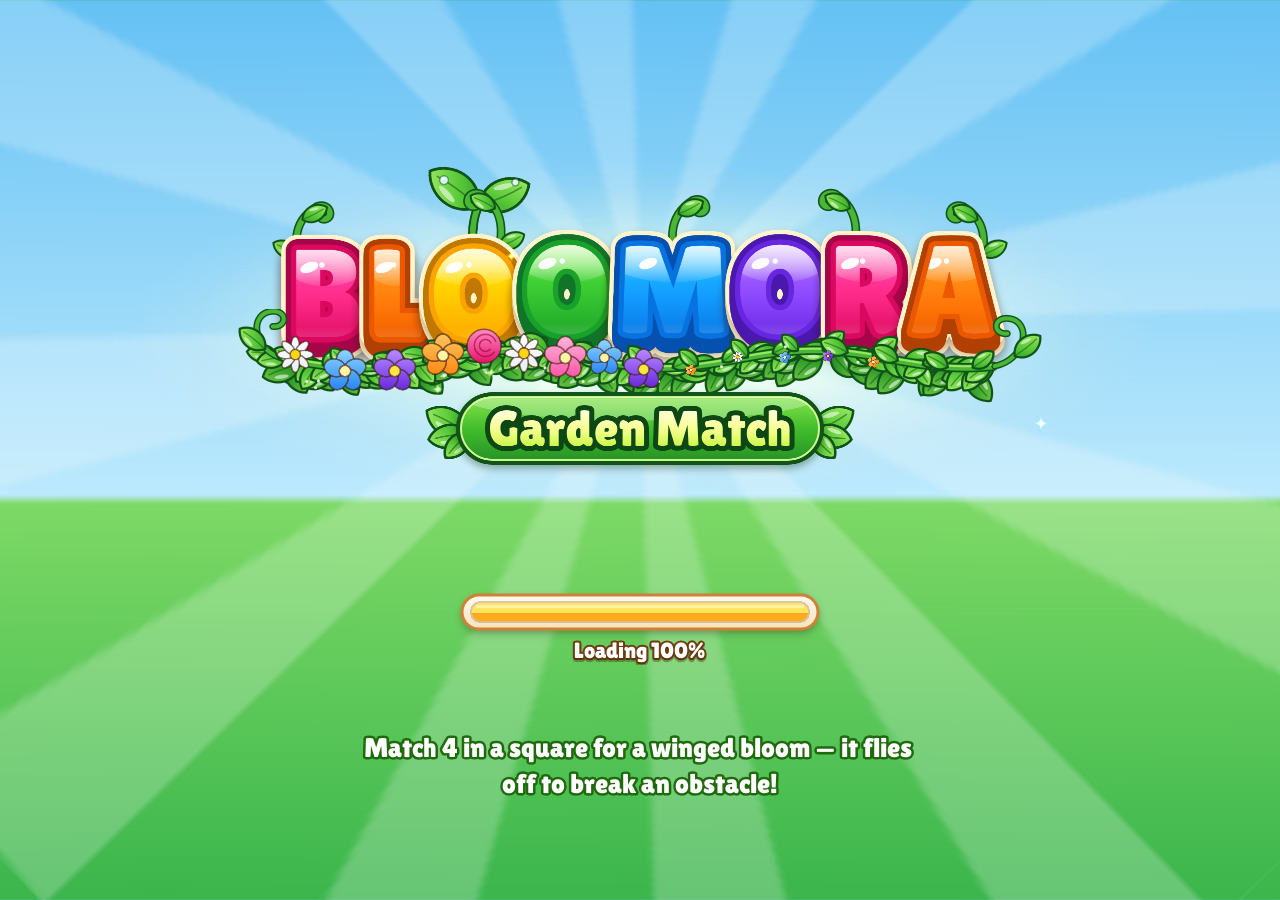
<file: bloomora/index.html>
<!doctype html>
<html lang="en">
  <head>
    <meta charset="UTF-8" />
    <link rel="icon" type="image/png" href="./icons/icon-192.png" />
    <link rel="apple-touch-icon" href="./icons/apple-touch-icon.png" />
    <link rel="manifest" href="./manifest.webmanifest" />
    <meta name="theme-color" content="#3fae4f" />
    <meta name="mobile-web-app-capable" content="yes" />
    <meta name="apple-mobile-web-app-capable" content="yes" />
    <meta name="apple-mobile-web-app-status-bar-style" content="black-translucent" />
    <meta name="description" content="Bloomora — a cozy garden match-3 puzzle game." />
    <meta name="viewport" content="width=device-width, initial-scale=1.0, maximum-scale=1.0, user-scalable=no, viewport-fit=cover" />
    <title>Bloomora</title>
    <script type="module" crossorigin src="./assets/index-CqaWqxEN.js"></script>
    <link rel="stylesheet" crossorigin href="./assets/index-C9A6Nb9X.css">
  </head>
  <body>
    <div id="app"></div>
  </body>
</html>
</file>
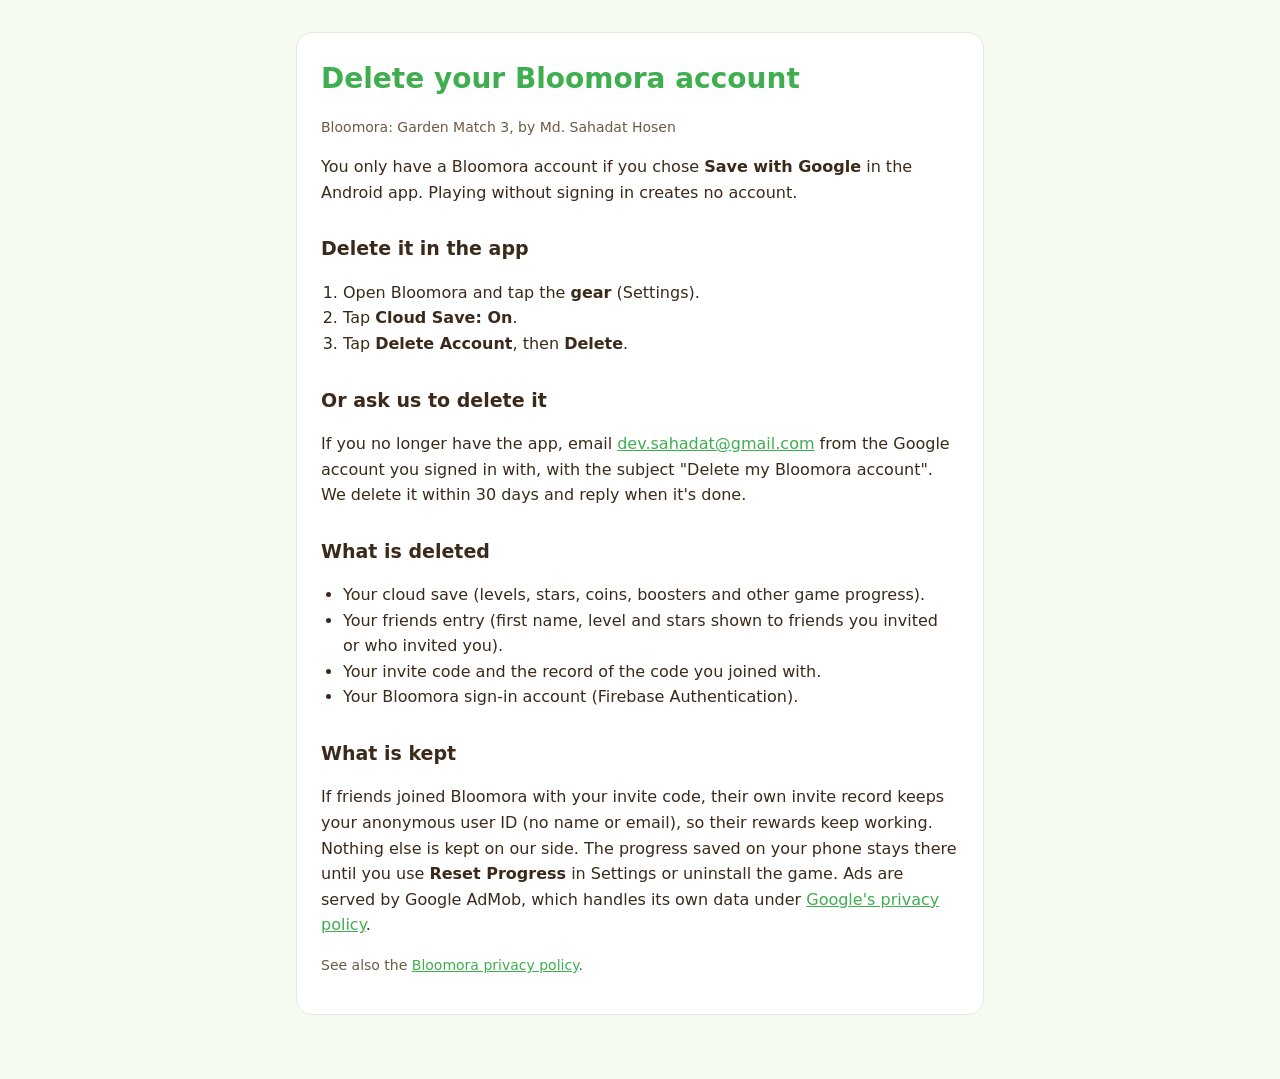
<file: bloomora/delete-account.html>
<!doctype html>
<html lang="en">
<head>
  <meta charset="utf-8" />
  <meta name="viewport" content="width=device-width, initial-scale=1" />
  <title>Delete your Bloomora account</title>
  <meta name="description" content="How to delete your Bloomora account and the data linked to it." />
  <style>
    :root { --bg: #f6fbf2; --card: #ffffff; --text: #3b2a1a; --muted: #6d5a45; --accent: #3fae4f; --line: #e3eadb; }
    @media (prefers-color-scheme: dark) {
      :root { --bg: #16200f; --card: #1f2a17; --text: #eef3e6; --muted: #b9c4aa; --accent: #7ed36f; --line: #33402a; }
    }
    * { box-sizing: border-box; }
    body { margin: 0; background: var(--bg); color: var(--text); font: 16px/1.6 system-ui, -apple-system, "Segoe UI", Roboto, sans-serif; }
    main { max-width: 720px; margin: 0 auto; padding: 32px 16px 64px; }
    .card { background: var(--card); border: 1px solid var(--line); border-radius: 16px; padding: 24px; }
    h1 { margin: 0 0 4px; font-size: 28px; color: var(--accent); }
    h2 { margin: 28px 0 8px; font-size: 19px; }
    p, li { color: var(--text); }
    .muted { color: var(--muted); font-size: 14px; }
    a { color: var(--accent); }
    ol, ul { padding-left: 22px; }
  </style>
</head>
<body>
<main>
  <div class="card">
    <h1>Delete your Bloomora account</h1>
    <p class="muted">Bloomora: Garden Match 3, by Md. Sahadat Hosen</p>

    <p>You only have a Bloomora account if you chose <strong>Save with Google</strong> in the Android app. Playing without signing in creates no account.</p>

    <h2>Delete it in the app</h2>
    <ol>
      <li>Open Bloomora and tap the <strong>gear</strong> (Settings).</li>
      <li>Tap <strong>Cloud Save: On</strong>.</li>
      <li>Tap <strong>Delete Account</strong>, then <strong>Delete</strong>.</li>
    </ol>

    <h2>Or ask us to delete it</h2>
    <p>If you no longer have the app, email <a href="mailto:dev.sahadat@gmail.com?subject=Delete%20my%20Bloomora%20account">dev.sahadat@gmail.com</a> from the Google account you signed in with, with the subject "Delete my Bloomora account". We delete it within 30 days and reply when it's done.</p>

    <h2>What is deleted</h2>
    <ul>
      <li>Your cloud save (levels, stars, coins, boosters and other game progress).</li>
      <li>Your friends entry (first name, level and stars shown to friends you invited or who invited you).</li>
      <li>Your invite code and the record of the code you joined with.</li>
      <li>Your Bloomora sign-in account (Firebase Authentication).</li>
    </ul>

    <h2>What is kept</h2>
    <p>If friends joined Bloomora with your invite code, their own invite record keeps your anonymous user ID (no name or email), so their rewards keep working. Nothing else is kept on our side. The progress saved on your phone stays there until you use <strong>Reset Progress</strong> in Settings or uninstall the game. Ads are served by Google AdMob, which handles its own data under <a href="https://policies.google.com/privacy">Google's privacy policy</a>.</p>

    <p class="muted">See also the <a href="./privacy.html">Bloomora privacy policy</a>.</p>
  </div>
</main>
</body>
</html>
</file>
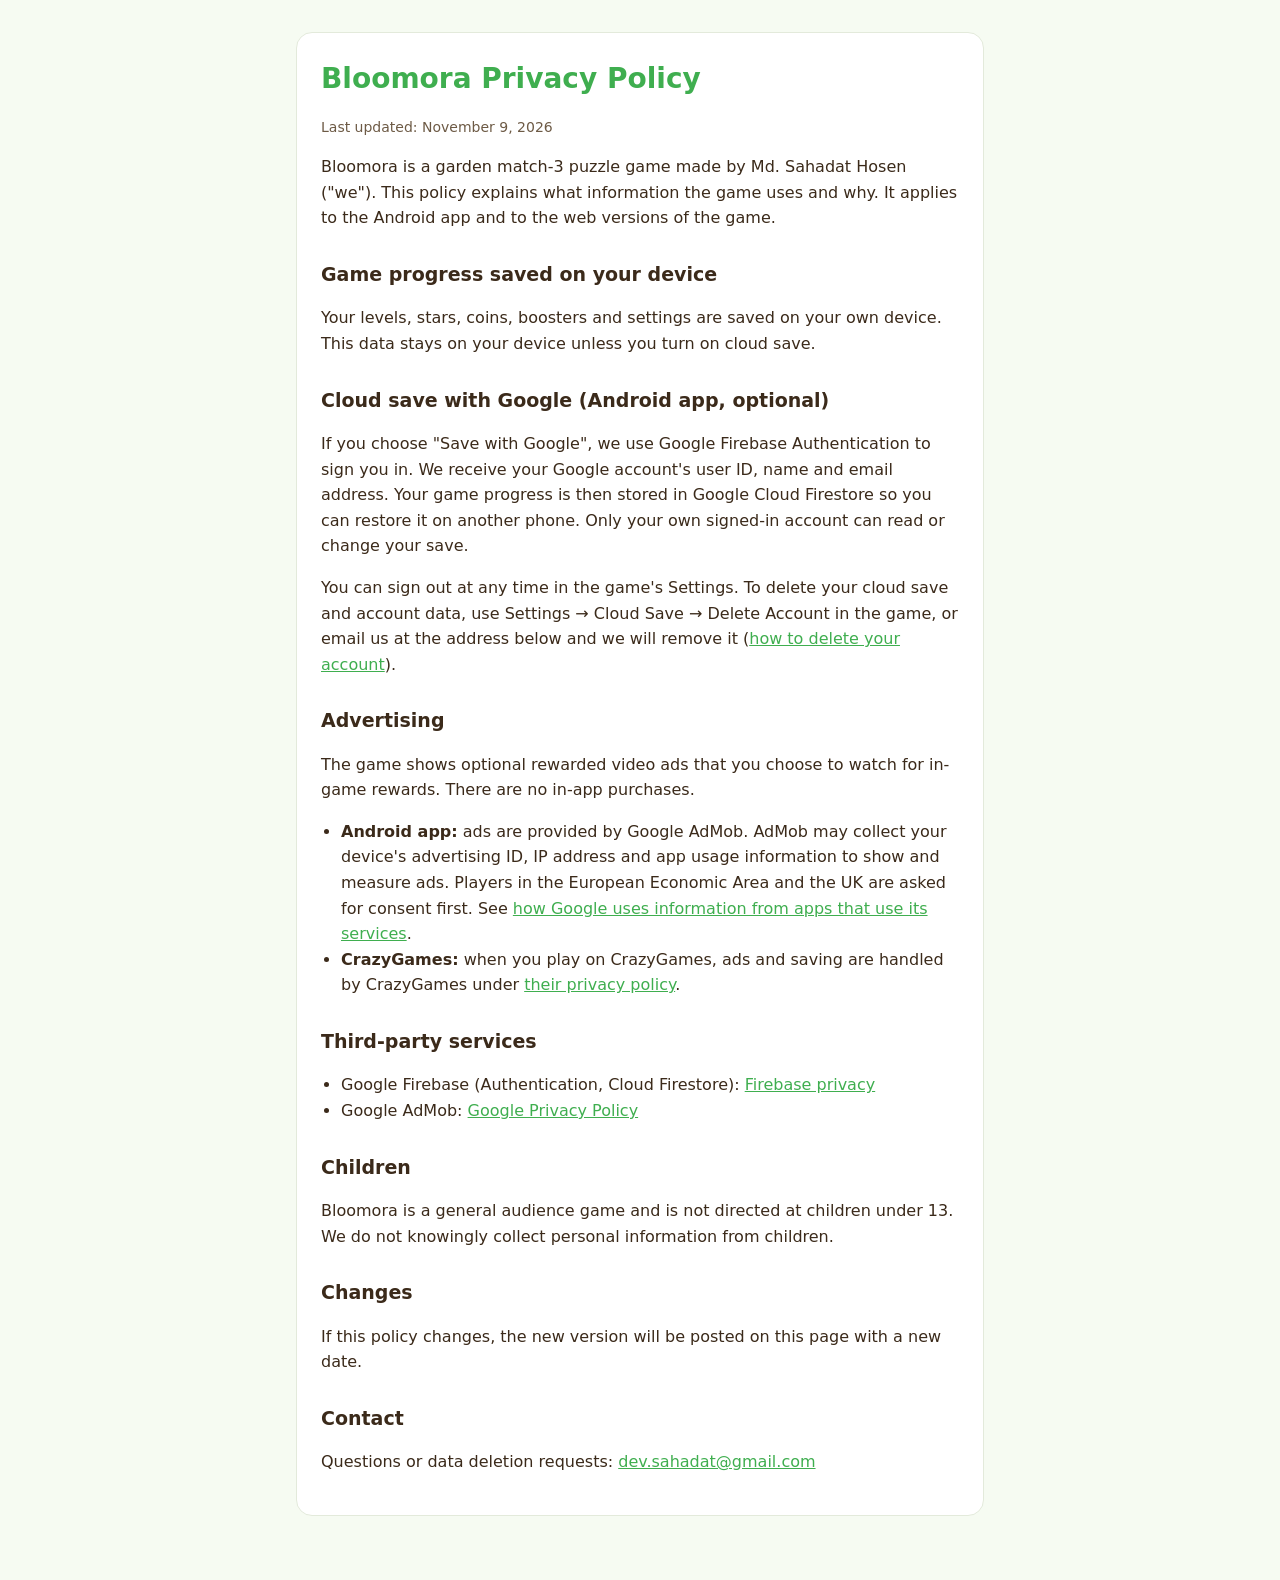
<file: bloomora/privacy.html>
<!doctype html>
<html lang="en">
<head>
  <meta charset="utf-8" />
  <meta name="viewport" content="width=device-width, initial-scale=1" />
  <title>Bloomora Privacy Policy</title>
  <meta name="description" content="Privacy policy for Bloomora, a garden match-3 puzzle game." />
  <style>
    :root { --bg: #f6fbf2; --card: #ffffff; --text: #3b2a1a; --muted: #6d5a45; --accent: #3fae4f; --line: #e3eadb; }
    @media (prefers-color-scheme: dark) {
      :root { --bg: #16200f; --card: #1f2a17; --text: #eef3e6; --muted: #b9c4aa; --accent: #7ed36f; --line: #33402a; }
    }
    * { box-sizing: border-box; }
    body { margin: 0; background: var(--bg); color: var(--text); font: 16px/1.6 system-ui, -apple-system, "Segoe UI", Roboto, sans-serif; }
    main { max-width: 720px; margin: 0 auto; padding: 32px 16px 64px; }
    .card { background: var(--card); border: 1px solid var(--line); border-radius: 16px; padding: 24px; }
    h1 { margin: 0 0 4px; font-size: 28px; color: var(--accent); }
    h2 { margin: 28px 0 8px; font-size: 19px; }
    p, li { color: var(--text); }
    .muted { color: var(--muted); font-size: 14px; }
    a { color: var(--accent); }
    ul { padding-left: 20px; }
  </style>
</head>
<body>
<main>
  <div class="card">
    <h1>Bloomora Privacy Policy</h1>
    <p class="muted">Last updated: November 9, 2026</p>

    <p>Bloomora is a garden match-3 puzzle game made by Md. Sahadat Hosen ("we"). This policy explains what information the game uses and why. It applies to the Android app and to the web versions of the game.</p>

    <h2>Game progress saved on your device</h2>
    <p>Your levels, stars, coins, boosters and settings are saved on your own device. This data stays on your device unless you turn on cloud save.</p>

    <h2>Cloud save with Google (Android app, optional)</h2>
    <p>If you choose "Save with Google", we use Google Firebase Authentication to sign you in. We receive your Google account's user ID, name and email address. Your game progress is then stored in Google Cloud Firestore so you can restore it on another phone. Only your own signed-in account can read or change your save.</p>
    <p>You can sign out at any time in the game's Settings. To delete your cloud save and account data, use Settings → Cloud Save → Delete Account in the game, or email us at the address below and we will remove it (<a href="./delete-account.html">how to delete your account</a>).</p>

    <h2>Advertising</h2>
    <p>The game shows optional rewarded video ads that you choose to watch for in-game rewards. There are no in-app purchases.</p>
    <ul>
      <li><strong>Android app:</strong> ads are provided by Google AdMob. AdMob may collect your device's advertising ID, IP address and app usage information to show and measure ads. Players in the European Economic Area and the UK are asked for consent first. See <a href="https://policies.google.com/technologies/partner-sites">how Google uses information from apps that use its services</a>.</li>
      <li><strong>CrazyGames:</strong> when you play on CrazyGames, ads and saving are handled by CrazyGames under <a href="https://www.crazygames.com/privacy-policy">their privacy policy</a>.</li>
    </ul>

    <h2>Third-party services</h2>
    <ul>
      <li>Google Firebase (Authentication, Cloud Firestore): <a href="https://firebase.google.com/support/privacy">Firebase privacy</a></li>
      <li>Google AdMob: <a href="https://policies.google.com/privacy">Google Privacy Policy</a></li>
    </ul>

    <h2>Children</h2>
    <p>Bloomora is a general audience game and is not directed at children under 13. We do not knowingly collect personal information from children.</p>

    <h2>Changes</h2>
    <p>If this policy changes, the new version will be posted on this page with a new date.</p>

    <h2>Contact</h2>
    <p>Questions or data deletion requests: <a href="mailto:dev.sahadat@gmail.com">dev.sahadat@gmail.com</a></p>
  </div>
</main>
</body>
</html>
</file>
<file: bloomora/assets/index-C9A6Nb9X.css>
@font-face{font-family:Fredoka;font-style:normal;font-display:swap;font-weight:500;src:url(./fredoka-latin-500-normal-B0JifZgm.woff2)format("woff2"),url(./fredoka-latin-500-normal-BL692wg7.woff)format("woff")}@font-face{font-family:Fredoka;font-style:normal;font-display:swap;font-weight:600;src:url(./fredoka-latin-600-normal-C4zohCW5.woff2)format("woff2"),url(./fredoka-latin-600-normal-CcrEjrB4.woff)format("woff")}@font-face{font-family:Fredoka;font-style:normal;font-display:swap;font-weight:700;src:url(./fredoka-latin-700-normal-BOIZVyIN.woff2)format("woff2"),url(./fredoka-latin-700-normal-C8FeHd3X.woff)format("woff")}@font-face{font-family:Lilita One;font-style:normal;font-display:swap;font-weight:400;src:url(./lilita-one-latin-400-normal-87r-Z-Re.woff2)format("woff2"),url(./lilita-one-latin-400-normal-DXkechA3.woff)format("woff")}html,body,#app{background:#fffaf0;width:100%;height:100%;margin:0;font-family:Trebuchet MS,sans-serif;overflow:hidden}body{overscroll-behavior:none;touch-action:manipulation;-webkit-user-select:none;user-select:none}canvas{max-width:100%;max-height:100%;display:block}*{box-sizing:border-box}
</file>
